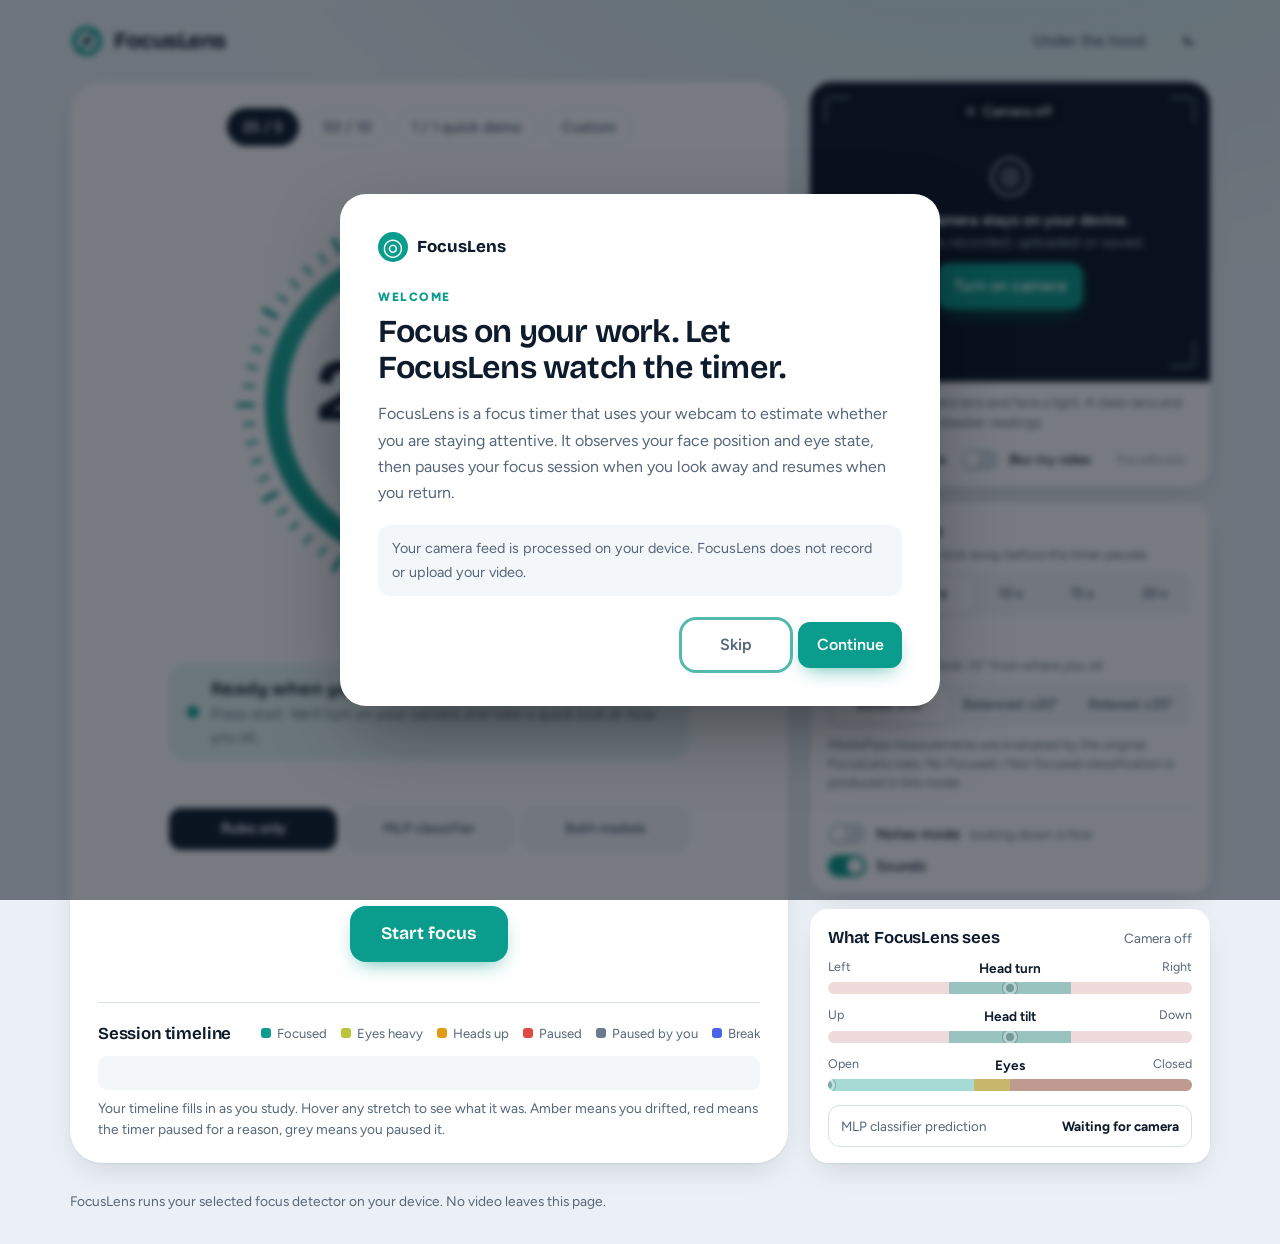
<file: index.html>
<!doctype html>
<html lang="en" data-theme="light">
<head>
<meta charset="utf-8">
<meta name="viewport" content="width=device-width, initial-scale=1">
<title>FocusLens</title>
<meta name="description" content="A study timer that watches your focus, not your clock. It pauses when you look away and resumes when you come back. Everything runs on your device.">
<link rel="icon" href="data:image/svg+xml,%3Csvg xmlns='http://www.w3.org/2000/svg' viewBox='0 0 32 32'%3E%3Ccircle cx='16' cy='16' r='14' fill='%230a9c8c'/%3E%3Ccircle cx='16' cy='16' r='7' fill='%23fff'/%3E%3Ccircle cx='16' cy='16' r='3' fill='%230e1b2c'/%3E%3C/svg%3E">
<link rel="stylesheet" href="style.css">
</head>
<body data-state="idle">

<header class="top">
  <a class="brand" href="#" aria-label="FocusLens">
    <svg class="brand-mark" viewBox="0 0 32 32" aria-hidden="true">
      <circle cx="16" cy="16" r="14" class="bm-ring"/>
      <g class="bm-blades">
        <path d="M16 4 L21 12 L11 12Z"/><path d="M26.4 10 L24 19 L16 14Z"/><path d="M26.4 22 L18 24 L18 15Z"/>
        <path d="M16 28 L11 20 L21 20Z"/><path d="M5.6 22 L8 13 L16 18Z"/><path d="M5.6 10 L14 8 L14 17Z"/>
      </g>
      <circle cx="16" cy="16" r="3.2" class="bm-core"/>
    </svg>
    <span class="brand-name">FocusLens</span>
  </a>
  <div class="top-actions">
    <button class="btn ghost" id="btnHood" aria-expanded="false" aria-controls="hood">Under the hood</button>
    <button class="btn ghost icon" id="btnTheme" aria-label="Switch light and dark theme" title="Theme">
      <svg viewBox="0 0 24 24" width="18" height="18" aria-hidden="true"><path d="M20 14.5A8 8 0 0 1 9.5 4 8 8 0 1 0 20 14.5Z" fill="currentColor"/></svg>
    </button>
  </div>
</header>

<div class="notice" id="hiddenNotice" hidden role="status">
  <strong>Keep this tab visible.</strong> Browsers slow down hidden tabs, so FocusLens can’t watch you from the background. Put this window side by side with your work, or use the floating timer.
</div>

<main class="layout">

  <!-- ===== Timer stage ===== -->
  <section class="stage" aria-label="Timer">
    <div class="presets" role="group" aria-label="Session length">
      <button class="chip on" data-preset="25-5">25 / 5</button>
      <button class="chip" data-preset="50-10">50 / 10</button>
      <button class="chip" data-preset="1-1">1 / 1 quick demo</button>
      <button class="chip" data-preset="custom">Custom</button>
    </div>
    <div class="custom" id="customBox" hidden>
      <label>Focus <input type="number" id="cFocus" min="1" max="180" value="30"> min</label>
      <label>Break <input type="number" id="cBreak" min="0" max="60" value="5"> min</label>
    </div>

    <div class="lens-wrap">
      <div class="lens" id="lens" role="timer" aria-live="off">
        <svg viewBox="0 0 400 400" class="lens-svg" aria-hidden="true">
          <defs>
            <linearGradient id="gProg" x1="0" y1="0" x2="1" y2="1">
              <stop offset="0" stop-color="var(--prog-a)"/><stop offset="1" stop-color="var(--prog-b)"/>
            </linearGradient>
          </defs>
          <g id="ticks" class="ticks"></g>
          <circle cx="200" cy="200" r="150" class="track"/>
          <circle cx="200" cy="200" r="150" class="prog" id="prog" transform="rotate(-90 200 200)"/>
          <circle cx="200" cy="200" r="122" class="inner"/>
        </svg>
        <div class="lens-center">
          <div class="clock" id="clock">25:00</div>
          <div class="phase" id="phaseLabel">Focus, round 1 of 4</div>
        </div>
      </div>
    </div>

    <div class="status" id="status" role="status" aria-live="polite">
      <span class="dot" aria-hidden="true"></span>
      <div class="status-text">
        <strong id="statusMain">Ready when you are</strong>
        <span id="statusSub">Press start. We’ll turn on your camera and take a quick look at how you sit.</span>
      </div>
    </div>

    <div class="detector-picker" role="group" aria-label="Choose focus detection model">
      <button class="detector-choice" type="button" data-detector-mode="rules" aria-pressed="false">Rules only</button>
      <button class="detector-choice" type="button" data-detector-mode="rf" aria-pressed="false">MLP classifier</button>
      <button class="detector-choice" type="button" data-detector-mode="both" aria-pressed="false">Both models</button>
    </div>
    <div class="controls">
      <button class="btn primary big" id="btnMain">Start focus</button>
      <button class="btn" id="btnSkip" hidden>Skip break</button>
      <button class="btn ghost" id="btnEnd" hidden>End session</button>
    </div>


    <div class="timeline">
      <div class="tl-head">
        <h2>Session timeline</h2>
        <ul class="legend">
          <li><i class="k-focus"></i>Focused</li>
          <li><i class="k-drowsy"></i>Eyes heavy</li>
          <li><i class="k-grace"></i>Heads up</li>
          <li><i class="k-paused"></i>Paused</li>
          <li><i class="k-manual"></i>Paused by you</li>
          <li><i class="k-break"></i>Break</li>
        </ul>
      </div>
      <canvas id="tl" height="34"></canvas>
      <p class="tl-empty" id="tlEmpty">Your timeline fills in as you study. Hover any stretch to see what it was. Amber means you drifted, red means the timer paused for a reason, grey means you paused it.</p>
    </div>
  </section>

  <!-- ===== Side column ===== -->
  <aside class="side">

    <section class="finder" id="finder" aria-label="Camera">
      <div class="finder-frame">
        <video id="video" playsinline muted></video>
        <canvas id="mesh"></canvas>
        <i class="corner tl"></i><i class="corner tr"></i><i class="corner bl"></i><i class="corner br"></i>
        <div class="finder-chip" id="finderChip"><span class="dot"></span><span id="finderChipText">Camera off</span></div>

        <div class="finder-empty" id="finderEmpty">
          <svg viewBox="0 0 48 48" width="44" height="44" aria-hidden="true"><circle cx="24" cy="24" r="20" fill="none" stroke="currentColor" stroke-width="2"/><circle cx="24" cy="24" r="9" fill="none" stroke="currentColor" stroke-width="2"/><circle cx="24" cy="24" r="3" fill="currentColor"/></svg>
          <p><strong>Your camera stays on your device.</strong><br>Nothing is recorded, uploaded or saved.</p>
          <button class="btn primary" id="btnCam">Turn on camera</button>
          <p class="tiny" id="camError" hidden></p>
          <button class="btn small ghost" id="btnNoCam" hidden>Use the timer without a camera</button>
        </div>

        <div class="calib" id="calib" hidden>
          <div class="calib-ring"><svg viewBox="0 0 100 100"><circle cx="50" cy="50" r="44" class="c-track"/><circle cx="50" cy="50" r="44" class="c-prog" id="calibProg" transform="rotate(-90 50 50)"/></svg><b id="calibNum">3</b></div>
          <p id="calibMsg">Look at the middle of your screen</p>
        </div>
      </div>
      <p class="finder-tip"><svg viewBox="0 0 20 20" width="16" height="16" aria-hidden="true"><path d="M10 2l1.6 4.4L16 8l-4.4 1.6L10 14l-1.6-4.4L4 8l4.4-1.6z" fill="currentColor"/></svg>Wipe your camera lens and face a light. A clean lens and even light give steadier readings.</p>
      <div class="finder-bar">
        <label class="switch"><input type="checkbox" id="optMesh" checked><span></span>Face outline</label>
        <label class="switch"><input type="checkbox" id="optPrivacy"><span></span>Blur my video</label>
        <button class="btn small ghost" id="btnRecal" disabled>Recalibrate</button>
      </div>
    </section>

    <section class="rules" aria-label="Focus rules">
      <div class="rule">
        <div class="rule-head"><h2>Grace window</h2><span class="hint">How long you can look away before the timer pauses</span></div>
        <div class="seg" id="segGrace" role="group" aria-label="Grace window">
          <button data-v="3">3 s</button><button data-v="5" class="on">5 s</button><button data-v="10">10 s</button><button data-v="15">15 s</button><button data-v="30">30 s</button>
        </div>
      </div>
      <div class="rule">
        <div class="rule-head"><h2>Strictness</h2><span class="hint" id="strictHint">Head turn and tilt limit: 15° from where you sit</span></div>
        <div class="seg" id="segStrict" role="group" aria-label="Strictness">
          <button data-v="strict" class="on">Strict ±15°</button><button data-v="balanced">Balanced ±20°</button><button data-v="relaxed">Relaxed ±25°</button>
        </div>
      </div>
      <p class="tiny detector-help" id="detectorHelp">The original MediaPipe measurements and FocusLens rules control the timer. This mode does not produce Focused / Not focused classes.</p>
      <div class="toggles">
        <label class="switch"><input type="checkbox" id="optNotes"><span></span>Notes mode <em>looking down is fine</em></label>
        <label class="switch"><input type="checkbox" id="optSound" checked><span></span>Sounds</label>
      </div>
    </section>

    <section class="meters" aria-label="Live readings">
      <div class="meters-head"><h2>What FocusLens sees</h2><span class="hint" id="metersHint">Camera off</span></div>
      <div class="meter" id="mYaw">
        <div class="m-label"><span>Left</span><b>Head turn</b><span>Right</span></div>
        <div class="m-track"><i class="m-safe"></i><i class="m-dot"></i></div>
      </div>
      <div class="meter" id="mPitch">
        <div class="m-label"><span>Up</span><b>Head tilt</b><span>Down</span></div>
        <div class="m-track"><i class="m-safe"></i><i class="m-dot"></i></div>
      </div>
      <div class="meter" id="mEye">
        <div class="m-label"><span>Open</span><b>Eyes</b><span>Closed</span></div>
        <div class="m-track eye"><i class="m-warn"></i><i class="m-bad"></i><i class="m-dot"></i></div>
      </div>
      <div class="classifier-live" aria-live="polite"><span>MLP classifier prediction</span><strong id="classifierStatus">Waiting for camera</strong></div>
    </section>
  </aside>
</main>

<footer class="foot">
  FocusLens runs your selected focus detector on your device. No video leaves this page.
</footer>

<!-- ===== Under the hood drawer ===== -->
<aside class="hood" id="hood" hidden aria-label="Under the hood">
  <div class="hood-head">
    <h2>Under the hood</h2>
    <button class="btn ghost icon" id="hoodClose" aria-label="Close">✕</button>
  </div>

  <h3>Live values</h3>
  <table class="vals">
    <tr><th>State</th><td id="vState">idle</td></tr>
    <tr><th>Yaw (left +, right −)</th><td id="vYaw">–</td></tr>
    <tr><th>Pitch (down +, up −)</th><td id="vPitch">–</td></tr>
    <tr><th>Roll</th><td id="vRoll">–</td></tr>
    <tr><th>EAR left / right</th><td id="vEAR">–</td></tr>
    <tr><th>Active detection method</th><td id="vMode">Rule-based logic</td></tr>
    <tr><th>Classifier prediction</th><td id="vClassifier">Waiting for face</td></tr>
    <tr><th>Eyes L / R (MediaPipe blink)</th><td id="vEyes">–</td></tr>
    <tr><th>Eye score used</th><td id="vEye">–</td></tr>
    <tr><th>Sits at (calibrated)</th><td id="vBase">0° / 0°</td></tr>
    <tr><th>Detector</th><td id="vDet">–</td></tr>
  </table>

  <h3>Thresholds</h3>
  <div class="sliders">
    <label>Eye warning <output id="oWarn">0.40</output><input type="range" id="sWarn" min="0.05" max="0.49" step="0.01" value="0.4"></label>
    <label>Eyes closed <output id="oClosed">0.50</output><input type="range" id="sClosed" min="0.3" max="0.9" step="0.01" value="0.5"></label>
    <label>Ignore glitches shorter than <output id="oBlink">0.5 s</output><input type="range" id="sBlink" min="0" max="1500" step="50" value="500"></label>
    <label>Resume after in range for <output id="oResume">0.3 s</output><input type="range" id="sResume" min="0" max="2000" step="50" value="300"></label>
    <label class="switch"><input type="checkbox" id="optAvg"><span></span>Average both eyes <em>default is the worse eye</em></label>
  </div>

  <h3>Simulator</h3>
  <p class="tiny">No camera needed. Pick a state and the timer reacts as if you did it.</p>
  <label class="switch"><input type="checkbox" id="optSim"><span></span>Use simulator instead of camera</label>
  <div class="sim" id="sim">
    <button data-sim="focus">Focused</button>
    <button data-sim="left">Look left</button>
    <button data-sim="right">Look right</button>
    <button data-sim="down">Look down</button>
    <button data-sim="up">Look up</button>
    <button data-sim="drowsy">Drowsy eyes</button>
    <button data-sim="closed">Eyes closed</button>
    <button data-sim="noface">No face</button>
  </div>
</aside>

<!-- ===== First-launch introduction ===== -->
<dialog id="welcomeDialog" class="welcome-dialog" aria-labelledby="welcomeTitle">
  <div class="welcome-content">
    <div class="welcome-brand"><span class="welcome-mark" aria-hidden="true">◎</span> FocusLens</div>
    <section id="welcomeStep1" class="welcome-step">
      <p class="welcome-eyebrow">WELCOME</p>
      <h2 id="welcomeTitle">Focus on your work. Let FocusLens watch the timer.</h2>
      <p>FocusLens is a focus timer that uses your webcam to estimate whether you are staying attentive. It observes your face position and eye state, then pauses your focus session when you look away and resumes when you return.</p>
      <p class="welcome-note">Your camera feed is processed on your device. FocusLens does not record or upload your video.</p>
      <div class="welcome-actions">
        <button class="btn ghost" type="button" id="welcomeSkip1">Skip</button>
        <button class="btn primary" type="button" id="welcomeContinue1">Continue</button>
      </div>
    </section>
    <section id="welcomeStep2" class="welcome-step" hidden>
      <p class="welcome-eyebrow">HOW IT WORKS</p>
      <h2 id="welcomeModelsTitle">A combination of lightweight vision models</h2>
      <p><strong>MediaPipe Face Landmarker</strong> detects facial landmarks from your webcam image.</p>
      <p><strong>FocusLens Rules</strong> evaluate head direction and eye state using configurable thresholds.</p>
      <p><strong>MLP classifier</strong> classifies each frame as Focused or Not focused. You can choose Rules only, MLP classifier, or Both models.</p>
      <div class="welcome-actions">
        <button class="btn ghost" type="button" id="welcomeSkip2">Skip</button>
        <button class="btn primary" type="button" id="welcomeContinue2">Continue</button>
      </div>
    </section>
  </div>
</dialog>

<!-- ===== Summary ===== -->
<dialog id="summary" aria-labelledby="sumTitle">
  <form method="dialog" class="sum">
    <h2 id="sumTitle">Session summary</h2>
    <div class="sum-grid" id="sumGrid"></div>
    <div id="sumReasons" class="sum-reasons"></div>
    <div id="sumPauses" class="sum-pauses"></div>
    <div class="sum-actions">
      <button class="btn" type="button" id="btnCsv">Download pauses (CSV)</button>
      <button class="btn" type="button" id="btnCopy">Copy summary</button>
      <button class="btn primary" value="close">Done</button>
    </div>
  </form>
</dialog>

<div class="toast" id="toast" role="status" aria-live="polite" hidden></div>

<script type="module" src="app.js"></script>
</body>
</html>
</file>
<file: style.css>
@font-face { font-family: "Bricolage Grotesque"; src: url("fonts/bricolage-grotesque-latin-wght-normal.woff2") format("woff2"); font-weight: 200 800; font-display: swap; }
@font-face { font-family: "Figtree"; src: url("fonts/figtree-latin-wght-normal.woff2") format("woff2"); font-weight: 300 900; font-display: swap; }

:root {
  --bg: #eaf0f5;
  --bg-2: #dfe8f0;
  --surface: #ffffff;
  --surface-2: #f4f7fa;
  --ink: #0e1b2c;
  --muted: #566679;
  --line: #d6dfe8;
  --focus: #0a9c8c;
  --focus-2: #15c2a8;
  --warn: #e39a14;
  --stop: #de4a3f;
  --rest: #4a63e7;
  --manual: #6b7a8c;
  --drowsy: #b9c43a;
  --state: var(--focus);
  --prog-a: #0a9c8c; --prog-b: #3cc9b4;
  --shadow: 0 1px 2px rgba(14,27,44,.06), 0 12px 32px -12px rgba(14,27,44,.18);
  --viewfinder: #0b1522;
  --display: "Bricolage Grotesque", "Avenir Next", "Segoe UI Variable Display", system-ui, sans-serif;
  --body: "Figtree", "Avenir Next", "Segoe UI Variable Text", system-ui, sans-serif;
  color-scheme: light;
}
:root[data-theme="dark"] {
  --bg: #0a121d;
  --bg-2: #0d1726;
  --surface: #101c2d;
  --surface-2: #162439;
  --ink: #e8eef6;
  --muted: #9aabc0;
  --line: #22334b;
  --focus: #27d1b7;
  --focus-2: #5be3cd;
  --warn: #f2b13d;
  --stop: #ff6b5e;
  --rest: #7d92ff;
  --manual: #8b9bb0;
  --drowsy: #dbe45a;
  --prog-a: #27d1b7; --prog-b: #7cf0dc;
  --shadow: 0 1px 2px rgba(0,0,0,.4), 0 16px 40px -14px rgba(0,0,0,.6);
  --viewfinder: #060c14;
  color-scheme: dark;
}

body[data-state="idle"]    { --state: var(--focus); }
body[data-state="running"] { --state: var(--focus); }
body[data-state="grace"]   { --state: var(--warn); --prog-a: var(--warn); --prog-b: #f6c56a; }
body[data-state="paused"]  { --state: var(--stop); --prog-a: var(--stop); --prog-b: #ff9a8f; }
body[data-state="manual"]  { --state: var(--manual); --prog-a: var(--manual); --prog-b: #a3b0c0; }
body[data-state="break"]   { --state: var(--rest); --prog-a: var(--rest); --prog-b: #9db0ff; }

* { box-sizing: border-box; }
html { -webkit-text-size-adjust: 100%; }
body {
  margin: 0; min-height: 100vh;
  background:
    radial-gradient(1200px 600px at 78% -10%, color-mix(in srgb, var(--state) 12%, transparent), transparent 70%),
    var(--bg);
  color: var(--ink);
  font: 16px/1.5 var(--body);
  transition: background-color .4s;
}
h1, h2, h3 { font-family: var(--display); margin: 0; letter-spacing: -.01em; }
h2 { font-size: 1.05rem; font-weight: 650; }
h3 { font-size: .95rem; font-weight: 650; margin: 22px 0 8px; }
button { font: inherit; color: inherit; cursor: pointer; }
:focus-visible { outline: 3px solid color-mix(in srgb, var(--focus) 70%, white); outline-offset: 2px; border-radius: 8px; }
[hidden] { display: none !important; }

/* ---------- header ---------- */
.top { display: flex; align-items: center; justify-content: space-between; max-width: 1180px; margin: 0 auto; padding: 18px 20px 6px; }
.brand { display: flex; align-items: center; gap: 10px; text-decoration: none; color: inherit; }
.brand-mark { width: 34px; height: 34px; }
.bm-ring { fill: var(--focus); }
.bm-blades path { fill: #fff; opacity: .92; }
.bm-core { fill: var(--viewfinder); }
.brand-name { font-family: var(--display); font-weight: 750; font-size: 1.4rem; letter-spacing: -.02em; }
.top-actions { display: flex; gap: 6px; align-items: center; }

/* ---------- buttons ---------- */
.btn {
  border: 1px solid var(--line); background: var(--surface); border-radius: 12px;
  padding: 10px 16px; font-weight: 600; transition: transform .12s, background .2s, border-color .2s, box-shadow .2s;
}
.btn:hover { border-color: color-mix(in srgb, var(--ink) 30%, var(--line)); }
.btn:active { transform: translateY(1px); }
.btn.primary { background: var(--state); border-color: transparent; color: #fff; box-shadow: 0 8px 20px -8px color-mix(in srgb, var(--state) 70%, transparent); }
:root[data-theme="dark"] .btn.primary { color: #04251f; }
body[data-state="paused"] .btn.primary, body[data-state="manual"] .btn.primary, body[data-state="break"] .btn.primary { color: #fff; }
.btn.primary:hover { filter: brightness(1.06); }
.btn.ghost { background: transparent; border-color: transparent; color: var(--muted); }
.btn.ghost:hover { background: var(--surface-2); color: var(--ink); }
.btn.icon { padding: 9px 11px; line-height: 1; }
.btn.big { font-size: 1.1rem; padding: 14px 30px; border-radius: 16px; font-family: var(--display); font-weight: 650; letter-spacing: -.005em; }
.btn.small { padding: 6px 10px; font-size: .85rem; border-radius: 9px; }
.btn:disabled { opacity: .45; cursor: not-allowed; }

/* ---------- layout ---------- */
.layout { max-width: 1180px; margin: 0 auto; padding: 12px 20px 28px; display: grid; grid-template-columns: minmax(0, 1fr) 400px; gap: 22px; align-items: stretch; }
.stage { background: var(--surface); border-radius: 32px; box-shadow: var(--shadow); padding: 26px 28px 24px; display: flex; flex-direction: column; align-items: center; justify-content: space-between; gap: 14px; }
.side { display: flex; flex-direction: column; gap: 16px; }
.side .meters { flex: 1; display: flex; flex-direction: column; justify-content: space-between; }

/* presets */
.presets { display: flex; flex-wrap: wrap; justify-content: center; gap: 8px; }
.chip { border: 1px solid var(--line); background: transparent; border-radius: 999px; padding: 7px 15px; font-weight: 600; font-size: .92rem; color: var(--muted); transition: all .2s; }
.chip:hover { color: var(--ink); border-color: var(--muted); }
.chip.on { background: var(--ink); color: var(--surface); border-color: var(--ink); }
.custom { display: flex; gap: 14px; margin-top: 12px; color: var(--muted); font-size: .92rem; }
.custom input { width: 64px; padding: 6px 8px; border-radius: 8px; border: 1px solid var(--line); background: var(--surface-2); color: var(--ink); font: inherit; }

/* ---------- the lens (timer) ---------- */
.lens-wrap { width: 100%; display: flex; justify-content: center; margin: 14px 0 4px; }
.lens { position: relative; width: min(100%, 410px); aspect-ratio: 1; container-type: inline-size; }
.lens-svg { position: absolute; inset: 0; width: 100%; height: 100%; overflow: visible; }
.ticks line { stroke: var(--line); stroke-width: 3; stroke-linecap: round; transition: stroke .4s; }
.ticks line.major { stroke-width: 4.5; }
.ticks line.on { stroke: var(--state); }
.track { fill: none; stroke: var(--surface-2); stroke-width: 20; }
.prog { fill: none; stroke: url(#gProg); stroke-width: 20; stroke-linecap: round; stroke-dasharray: 942.48; stroke-dashoffset: 942.48; transition: stroke-dashoffset .25s linear; }
.inner { fill: var(--surface-2); }
.lens-center { position: absolute; inset: 0; display: grid; place-content: center; text-align: center; }
.clock {
  font-family: var(--display); font-weight: 700; font-size: 21.5cqw; line-height: 1; letter-spacing: -.035em;
  font-variant-numeric: tabular-nums; color: var(--ink);
  filter: blur(var(--blur, 0px)); transition: filter .35s ease-out, color .3s, opacity .3s;
}
.phase { margin-top: 6px; color: var(--muted); font-size: .95rem; font-weight: 550; }
body[data-state="paused"] .clock { color: color-mix(in srgb, var(--ink) 55%, var(--stop)); opacity: .8; }
body[data-state="manual"] .clock { opacity: .6; }

/* status */
.status { display: flex; align-items: center; gap: 12px; margin-top: 10px; padding: 12px 18px; border-radius: 18px; background: color-mix(in srgb, var(--state) 11%, var(--surface)); width: min(100%, 520px); transition: background .3s; }
.dot { width: 12px; height: 12px; border-radius: 50%; background: var(--state); flex: none; box-shadow: 0 0 0 0 color-mix(in srgb, var(--state) 50%, transparent); }
body[data-state="running"] .status .dot { animation: pulse 2.4s ease-out infinite; }
body[data-state="grace"] .status .dot { animation: pulse 1s ease-out infinite; }
@keyframes pulse { 0% { box-shadow: 0 0 0 0 color-mix(in srgb, var(--state) 55%, transparent); } 70%,100% { box-shadow: 0 0 0 10px transparent; } }
.status-text { display: flex; flex-direction: column; min-width: 0; }
.status-text strong { font-family: var(--display); font-size: 1.15rem; font-weight: 650; }
.status-text span { color: var(--muted); font-size: .93rem; }

.controls { display: flex; gap: 10px; margin-top: 16px; flex-wrap: wrap; justify-content: center; }

/* timeline */
.timeline { width: 100%; padding-top: 18px; border-top: 1px solid var(--line); }
.tl-head { display: flex; justify-content: space-between; align-items: center; gap: 12px; flex-wrap: wrap; margin-bottom: 10px; }
.legend { display: flex; flex-wrap: wrap; gap: 6px 14px; margin: 0; padding: 0; list-style: none; font-size: .82rem; color: var(--muted); }
.legend li { display: flex; align-items: center; gap: 6px; }
.legend i { width: 10px; height: 10px; border-radius: 3px; display: inline-block; }
.k-focus { background: var(--focus); } .k-drowsy { background: var(--drowsy); } .k-grace { background: var(--warn); } .k-paused { background: var(--stop); } .k-manual { background: var(--manual); } .k-break { background: var(--rest); }
#tl { width: 100%; height: 34px; display: block; border-radius: 9px; background: var(--surface-2); }
.tl-empty { margin: 8px 0 0; color: var(--muted); font-size: .86rem; }

/* ---------- viewfinder ---------- */
.finder { background: var(--surface); border-radius: 22px; box-shadow: var(--shadow); overflow: hidden; }
.finder-frame { position: relative; aspect-ratio: 4 / 3; background: var(--viewfinder); color: #cfe0ee; overflow: hidden; }
.finder-frame video, .finder-frame canvas#mesh { position: absolute; inset: 0; width: 100%; height: 100%; object-fit: cover; transform: scaleX(-1); }
.finder-frame video { transition: filter .3s; }
.finder.private video { filter: blur(26px) saturate(.8); }
.finder-frame canvas#mesh { pointer-events: none; }
.corner { position: absolute; width: 26px; height: 26px; border: 3px solid var(--state); opacity: .95; transition: border-color .3s, inset .3s; pointer-events: none; }
.corner.tl { top: 14px; left: 14px; border-right: 0; border-bottom: 0; border-top-left-radius: 8px; }
.corner.tr { top: 14px; right: 14px; border-left: 0; border-bottom: 0; border-top-right-radius: 8px; }
.corner.bl { bottom: 14px; left: 14px; border-right: 0; border-top: 0; border-bottom-left-radius: 8px; }
.corner.br { bottom: 14px; right: 14px; border-left: 0; border-top: 0; border-bottom-right-radius: 8px; }
.finder.off .corner { border-color: #4b5d73; }
.finder-chip { position: absolute; left: 50%; top: 14px; transform: translateX(-50%); display: flex; align-items: center; gap: 8px; padding: 5px 12px 5px 10px; border-radius: 999px; background: rgba(8,16,26,.72); backdrop-filter: blur(6px); color: #fff; font-size: .85rem; font-weight: 600; white-space: nowrap; }
.finder-chip .dot { width: 9px; height: 9px; animation: none !important; background: #6b7a8c; }
.finder-chip.ok .dot { background: #27d1b7; } .finder-chip.warn .dot { background: #f2b13d; } .finder-chip.bad .dot { background: #ff6b5e; }
.finder-empty { position: absolute; inset: 0; display: flex; flex-direction: column; align-items: center; justify-content: center; text-align: center; gap: 10px; padding: 28px; }
.finder-empty p { margin: 0; font-size: .93rem; color: #aebfd0; }
.finder-empty strong { color: #fff; }
.tiny { font-size: .82rem; color: var(--muted); margin: 6px 0; }
.finder-empty .tiny { color: #ffb4ab; }
.calib { position: absolute; inset: 0; display: flex; flex-direction: column; align-items: center; justify-content: center; gap: 10px; background: rgba(6,12,20,.55); backdrop-filter: blur(3px); color: #fff; text-align: center; padding: 20px; }
.calib p { margin: 0; font-weight: 600; font-family: var(--display); font-size: 1.1rem; }
.calib-ring { position: relative; width: 96px; height: 96px; }
.calib-ring svg { width: 100%; height: 100%; }
.c-track { fill: none; stroke: rgba(255,255,255,.2); stroke-width: 7; }
.c-prog { fill: none; stroke: #27d1b7; stroke-width: 7; stroke-linecap: round; stroke-dasharray: 276.46; stroke-dashoffset: 276.46; }
.calib-ring b { position: absolute; inset: 0; display: grid; place-content: center; font-family: var(--display); font-size: 2rem; }
.finder-bar { display: flex; align-items: center; justify-content: space-between; gap: 8px; padding: 10px 14px; flex-wrap: wrap; }

/* ---------- rules ---------- */
.rules, .meters { background: var(--surface); border-radius: 18px; box-shadow: var(--shadow); padding: 16px 18px; }
.rule + .rule { margin-top: 14px; }
.rule-head { display: flex; flex-direction: column; margin-bottom: 8px; }
.hint { color: var(--muted); font-size: .84rem; }
.seg { display: flex; background: var(--surface-2); border-radius: 12px; padding: 3px; gap: 2px; }
.seg button { flex: 1; border: 0; background: transparent; padding: 8px 4px; border-radius: 9px; font-weight: 600; font-size: .9rem; color: var(--muted); transition: all .18s; }
.seg button:hover { color: var(--ink); }
.seg button.on { background: var(--surface); color: var(--ink); box-shadow: 0 1px 3px rgba(14,27,44,.18); }
:root[data-theme="dark"] .seg button.on { background: var(--bg-2); }
.toggles { display: flex; flex-direction: column; gap: 10px; margin-top: 16px; padding-top: 14px; border-top: 1px solid var(--line); }

/* switch */
.switch { display: inline-flex; align-items: center; gap: 10px; cursor: pointer; font-weight: 550; font-size: .92rem; user-select: none; }
.switch em { font-style: normal; font-weight: 400; color: var(--muted); font-size: .84rem; }
.switch input { position: absolute; opacity: 0; width: 1px; height: 1px; }
.switch span { width: 38px; height: 22px; border-radius: 999px; background: var(--line); position: relative; flex: none; transition: background .2s; }
.switch span::after { content: ""; position: absolute; top: 3px; left: 3px; width: 16px; height: 16px; border-radius: 50%; background: #fff; transition: transform .2s; box-shadow: 0 1px 2px rgba(0,0,0,.3); }
.switch input:checked + span { background: var(--focus); }
.switch input:checked + span::after { transform: translateX(16px); }
.switch input:focus-visible + span { outline: 3px solid color-mix(in srgb, var(--focus) 70%, white); outline-offset: 2px; }
.finder-bar .switch { font-size: .85rem; }

/* ---------- meters ---------- */
.meters-head { display: flex; justify-content: space-between; align-items: baseline; margin-bottom: 8px; gap: 8px; }
.meter + .meter { margin-top: 12px; }
.m-label { display: grid; grid-template-columns: 1fr auto 1fr; font-size: .78rem; color: var(--muted); margin-bottom: 4px; }
.m-label b { color: var(--ink); font-weight: 650; font-size: .85rem; }
.m-label span:last-child { text-align: right; }
.m-track { position: relative; height: 12px; border-radius: 999px; background: color-mix(in srgb, var(--stop) 16%, var(--surface-2)); overflow: hidden; }
.m-safe { position: absolute; top: 0; bottom: 0; left: 33.3%; width: 33.4%; background: color-mix(in srgb, var(--focus) 38%, transparent); }
.m-dot { position: absolute; top: 50%; left: 50%; width: 14px; height: 14px; margin: -7px 0 0 -7px; border-radius: 50%; background: var(--ink); border: 3px solid var(--surface); box-shadow: 0 0 0 1px var(--ink); transition: left .1s linear, background .2s; }
.m-track.eye { background: color-mix(in srgb, var(--focus) 36%, transparent); }
.m-warn { position: absolute; top: 0; bottom: 0; left: 15%; width: 35%; background: color-mix(in srgb, var(--warn) 55%, transparent); }
.m-bad { position: absolute; top: 0; bottom: 0; left: 50%; right: 0; background: color-mix(in srgb, var(--stop) 45%, transparent); }
.m-track.eye .m-dot { left: 0; }
.meter.out .m-dot { background: var(--stop); box-shadow: 0 0 0 1px var(--stop); }
.meter.warn .m-dot { background: var(--warn); box-shadow: 0 0 0 1px var(--warn); }
.meter.idle .m-dot { opacity: .25; }

/* ---------- misc ---------- */
.notice { max-width: 1140px; margin: 8px auto 0; padding: 10px 16px; border-radius: 12px; background: color-mix(in srgb, var(--warn) 22%, var(--surface)); border: 1px solid color-mix(in srgb, var(--warn) 50%, var(--line)); font-size: .92rem; }
.foot { max-width: 1180px; margin: 0 auto; padding: 0 20px 32px; color: var(--muted); font-size: .86rem; }
.toast { position: fixed; left: 50%; bottom: 26px; transform: translateX(-50%); background: var(--ink); color: var(--bg); padding: 11px 18px; border-radius: 14px; font-weight: 600; box-shadow: var(--shadow); z-index: 30; max-width: calc(100vw - 32px); animation: toastIn .25s ease-out; }
@keyframes toastIn { from { opacity: 0; transform: translate(-50%, 8px); } }

/* ---------- drawer ---------- */
.hood { position: fixed; top: 0; right: 0; bottom: 0; width: min(380px, 100vw); background: var(--surface); box-shadow: -20px 0 50px -20px rgba(0,0,0,.35); padding: 18px 20px 28px; overflow: auto; z-index: 20; }
.hood-head { display: flex; align-items: center; justify-content: space-between; }
.vals { width: 100%; border-collapse: collapse; font-size: .9rem; }
.vals th { text-align: left; font-weight: 500; color: var(--muted); padding: 5px 0; }
.vals td { text-align: right; font-variant-numeric: tabular-nums; font-weight: 600; }
.sliders { display: flex; flex-direction: column; gap: 12px; font-size: .9rem; }
.sliders label:not(.switch) { display: grid; grid-template-columns: 1fr auto; gap: 2px 8px; }
.sliders output { font-weight: 650; font-variant-numeric: tabular-nums; }
.sliders input[type=range] { grid-column: 1 / -1; accent-color: var(--focus); }
.sim { display: grid; grid-template-columns: 1fr 1fr; gap: 8px; margin-top: 12px; }
.sim button { border: 1px solid var(--line); background: var(--surface-2); border-radius: 10px; padding: 10px; font-weight: 600; font-size: .9rem; }
.sim button.on { background: var(--ink); color: var(--surface); border-color: var(--ink); }
.sim { opacity: .5; pointer-events: none; }
.hood.sim-on .sim { opacity: 1; pointer-events: auto; }

/* ---------- summary ---------- */
dialog { border: 0; border-radius: 24px; padding: 0; width: min(560px, calc(100vw - 24px)); background: var(--surface); color: var(--ink); box-shadow: 0 30px 80px -20px rgba(0,0,0,.5); }
dialog::backdrop { background: rgba(8,16,26,.55); backdrop-filter: blur(3px); }
.sum { padding: 26px; }
.sum h2 { font-size: 1.5rem; margin-bottom: 14px; }
.sum-grid { display: grid; grid-template-columns: repeat(3, 1fr); gap: 10px; }
.stat { background: var(--surface-2); border-radius: 14px; padding: 12px 14px; }
.stat b { display: block; font-family: var(--display); font-size: 1.6rem; font-weight: 700; letter-spacing: -.02em; line-height: 1.1; font-variant-numeric: tabular-nums; }
.stat span { color: var(--muted); font-size: .84rem; }
.stat.hero { grid-column: span 3; display: flex; align-items: baseline; gap: 12px; background: color-mix(in srgb, var(--focus) 14%, var(--surface)); }
.stat.hero b { font-size: 2.4rem; color: var(--focus); }
.sum-reasons { margin-top: 16px; display: flex; flex-direction: column; gap: 8px; }
.rbar { display: grid; grid-template-columns: 110px 1fr 70px; gap: 10px; align-items: center; font-size: .9rem; }
.rbar i { display: block; height: 10px; border-radius: 6px; background: var(--stop); min-width: 4px; }
.rbar span:last-child { text-align: right; color: var(--muted); font-variant-numeric: tabular-nums; }
.sum-pauses { margin-top: 16px; max-height: 190px; overflow: auto; }
.sum-pauses h3 { margin: 0 0 6px; }
.prow { display: grid; grid-template-columns: 1fr auto; gap: 8px; align-items: center; padding: 6px 0; border-top: 1px solid var(--line); font-size: .9rem; }
.prow label { display: inline-flex; align-items: center; gap: 6px; color: var(--muted); font-size: .84rem; cursor: pointer; }
.sum-actions { display: flex; gap: 8px; margin-top: 20px; flex-wrap: wrap; justify-content: flex-end; }

/* ---------- responsive ---------- */
@media (max-width: 960px) {
  .layout { grid-template-columns: 1fr; }
  .side { order: 2; }
}
@media (max-width: 520px) {
  .stage { padding: 18px 14px; border-radius: 24px; }
  .sum-grid { grid-template-columns: 1fr 1fr; }
  .stat.hero { grid-column: span 2; }
  .brand-name { font-size: 1.2rem; }
}
@media (prefers-reduced-motion: reduce) {
  *, *::before, *::after { animation: none !important; transition: none !important; }
}

.finder-tip { display: flex; gap: 8px; align-items: flex-start; margin: 0; padding: 10px 14px 0; font-size: .84rem; color: var(--muted); }
.finder-tip svg { flex: none; margin-top: 2px; color: var(--focus); }


/* Parallel trained classifier readout */
.classifier-live { display: flex; justify-content: space-between; align-items: center; gap: 12px; margin-top: 14px; padding: 10px 12px; border: 1px solid var(--line); border-radius: 12px; font-size: 0.84rem; }
.classifier-live span { color: var(--muted); }
.classifier-live strong { color: var(--text); text-align: right; }


/* Detection method selector */
.detector-rule { padding-top: 2px; }
.detector-select-label { display: block; margin: 10px 0 6px; color: var(--muted); font-size: .82rem; font-weight: 600; }
.detector-select { width: 100%; min-height: 42px; padding: 9px 12px; border: 1px solid var(--line); border-radius: 10px; background: var(--surface-2); color: var(--ink); font: inherit; }
.detector-select:focus { outline: 2px solid var(--focus); outline-offset: 2px; }
.detector-help { margin: 7px 0 0; line-height: 1.45; }

/* Detection mode buttons above Start focus */
.detector-picker { display: flex; width: min(100%, 520px); gap: 8px; margin-top: 8px; }
.detector-choice { flex: 1; min-height: 42px; padding: 9px 10px; border: 1px solid var(--line); border-radius: 12px; background: var(--surface-2); color: var(--muted); font: inherit; font-size: .9rem; font-weight: 650; cursor: pointer; transition: background .18s, color .18s, border-color .18s; }
.detector-choice:hover { border-color: var(--state); color: var(--ink); }
.detector-choice.on { background: var(--ink); color: var(--surface); border-color: var(--ink); }
.detector-help { max-width: 100%; margin: 8px 0 0; }
@media (max-width: 440px) { .detector-picker { gap: 5px; } .detector-choice { padding: 8px 5px; font-size: .78rem; } }


/* ---------- first-launch welcome / about ---------- */
.welcome-dialog { width: min(600px, calc(100vw - 28px)); border-radius: 26px; }
.welcome-content { padding: clamp(24px, 5vw, 38px); }
.welcome-brand { display: flex; align-items: center; gap: 9px; color: var(--ink); font-family: var(--display); font-size: 1.05rem; font-weight: 750; }
.welcome-mark { display: inline-grid; place-items: center; width: 30px; height: 30px; border-radius: 50%; background: var(--focus); color: white; font-size: 1.5rem; line-height: 1; }
.welcome-step { padding-top: 26px; }
.welcome-eyebrow { margin: 0 0 8px; color: var(--focus); font-size: .75rem; font-weight: 800; letter-spacing: .13em; }
.welcome-step h2 { margin: 0 0 14px; max-width: 490px; font-family: var(--display); font-size: clamp(1.55rem, 4vw, 2rem); line-height: 1.15; letter-spacing: -.025em; }
.welcome-step p:not(.welcome-eyebrow) { color: var(--muted); line-height: 1.65; margin: 0 0 12px; }
.welcome-step p strong { color: var(--ink); }
.welcome-step .welcome-note { margin-top: 18px !important; padding: 12px 14px; border-radius: 12px; background: var(--surface-2); font-size: .9rem; }
.welcome-actions { display: flex; justify-content: flex-end; align-items: center; gap: 10px; margin-top: 26px; }
.welcome-actions .btn { min-width: 104px; }
@media (max-width: 480px) { .welcome-content { padding: 22px; } .welcome-step { padding-top: 22px; } }
</file>
